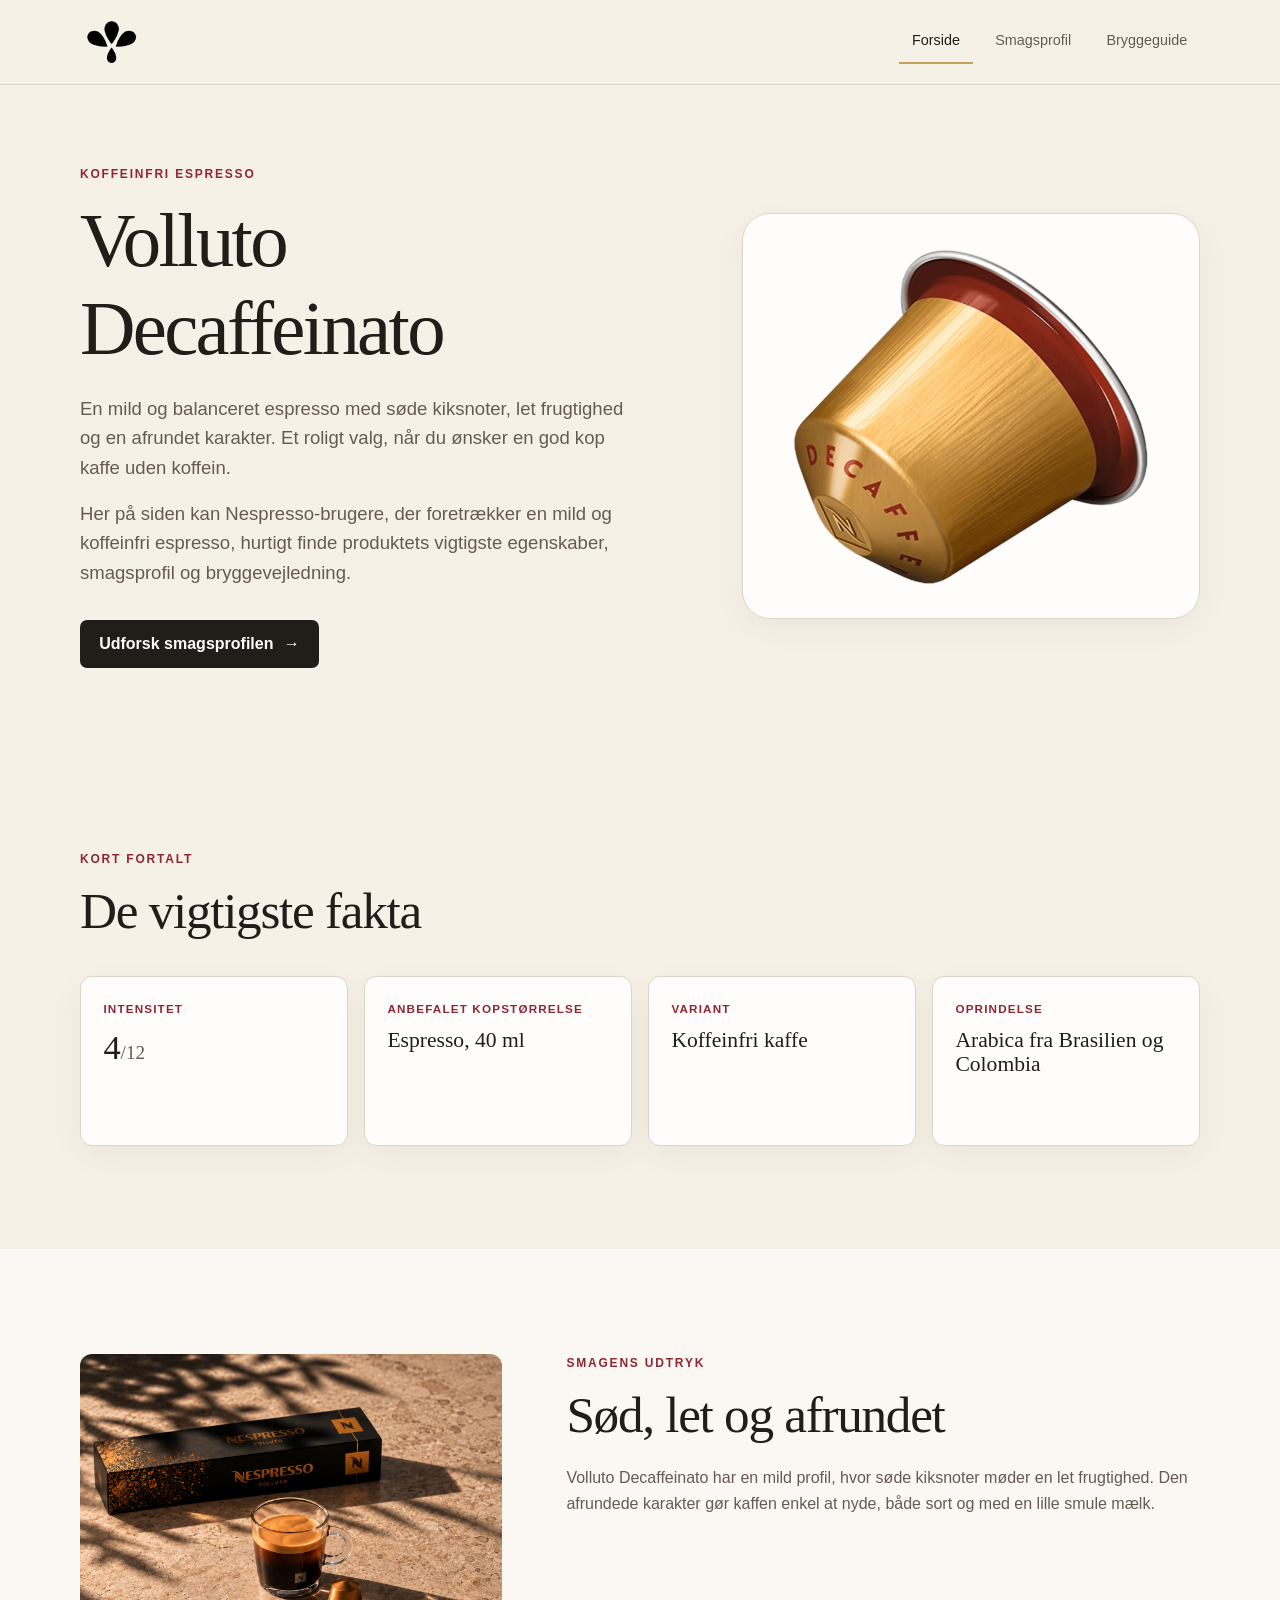
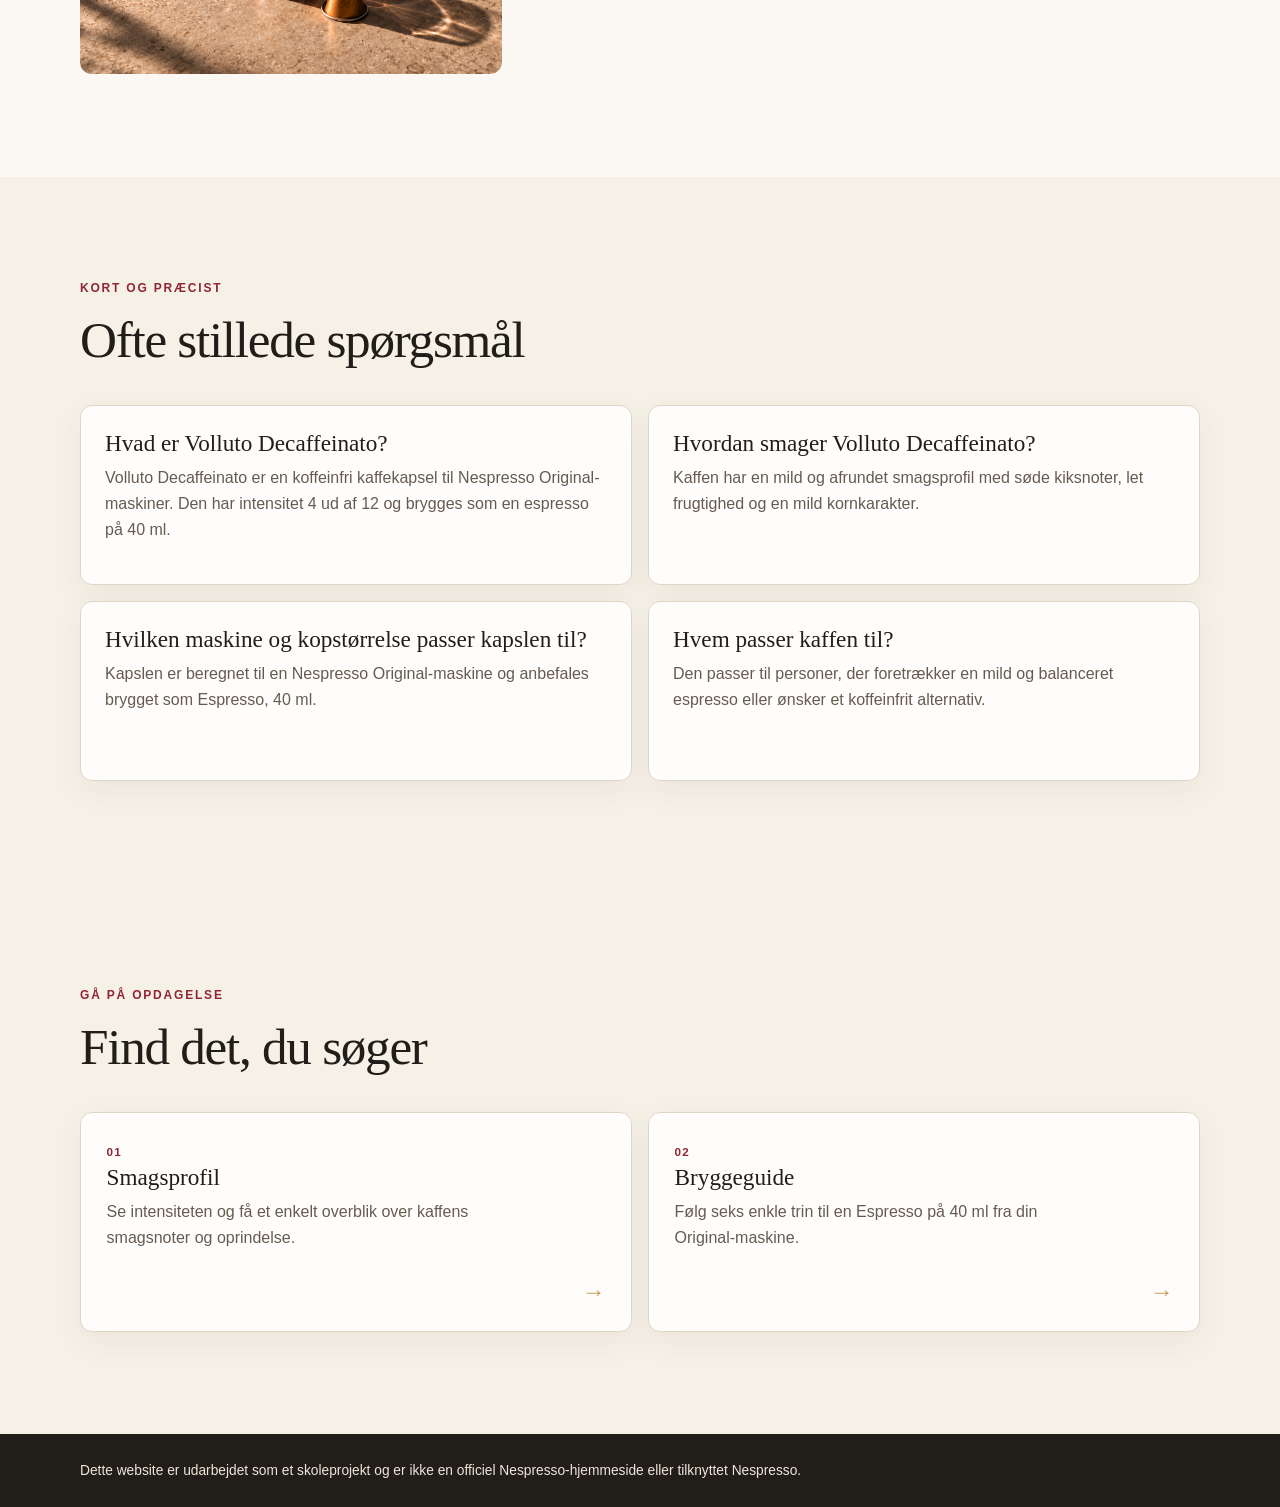
<file: index.html>
<!doctype html>
<html lang="da">
<head>
  <meta charset="utf-8">
  <meta name="viewport" content="width=device-width, initial-scale=1">
  <meta name="description" content="En rolig produktpræsentation af Nespresso Volluto Decaffeinato med smagsprofil og bryggeguide.">
  <meta name="robots" content="index, follow">
  <!-- Open Graph-URL'er for den offentlige hjemmeside. -->
  <meta property="og:title" content="Volluto Decaffeinato | Forside">
  <meta property="og:type" content="website">
  <meta property="og:url" content="http://nespresso.dimalevchenko.dk/index.html">
  <meta property="og:image" content="http://nespresso.dimalevchenko.dk/assets/images/volluto-decaffeinato.png">
  <meta property="og:description" content="En rolig produktpræsentation af Nespresso Volluto Decaffeinato med smagsprofil og bryggeguide.">
  <meta property="og:locale" content="da_DK">
  <meta property="og:image:alt" content="Volluto Decaffeinato-kaffekapsel">
  <script type="application/ld+json">
    {
      "@context": "https://schema.org",
      "@graph": [
        {
          "@type": "Organization",
          "@id": "https://www.nespresso.com/dk/da#organization",
          "name": "Nespresso",
          "url": "https://www.nespresso.com/dk/da"
        },
        {
          "@type": "WebSite",
          "@id": "http://nespresso.dimalevchenko.dk/#website",
          "name": "Volluto Decaffeinato",
          "url": "http://nespresso.dimalevchenko.dk/",
          "inLanguage": "da-DK",
          "about": {
            "@id": "https://www.nespresso.com/dk/da#organization"
          }
        },
        {
          "@type": [
            "WebPage",
            "FAQPage"
          ],
          "@id": "http://nespresso.dimalevchenko.dk/index.html#webpage",
          "name": "Volluto Decaffeinato | Forside",
          "description": "En rolig produktpræsentation af Nespresso Volluto Decaffeinato med smagsprofil og bryggeguide.",
          "url": "http://nespresso.dimalevchenko.dk/index.html",
          "inLanguage": "da-DK",
          "isPartOf": {
            "@id": "http://nespresso.dimalevchenko.dk/#website"
          },
          "about": {
            "@id": "https://www.nespresso.com/dk/da#organization"
          },
          "mainEntity": [
            {
              "@type": "Question",
              "name": "Hvad er Volluto Decaffeinato?",
              "acceptedAnswer": {
                "@type": "Answer",
                "text": "Volluto Decaffeinato er en koffeinfri kaffekapsel til Nespresso Original-maskiner. Den har intensitet 4 ud af 12 og brygges som en espresso på 40 ml."
              }
            },
            {
              "@type": "Question",
              "name": "Hvordan smager Volluto Decaffeinato?",
              "acceptedAnswer": {
                "@type": "Answer",
                "text": "Kaffen har en mild og afrundet smagsprofil med søde kiksnoter, let frugtighed og en mild kornkarakter."
              }
            },
            {
              "@type": "Question",
              "name": "Hvilken maskine og kopstørrelse passer kapslen til?",
              "acceptedAnswer": {
                "@type": "Answer",
                "text": "Kapslen er beregnet til en Nespresso Original-maskine og anbefales brygget som Espresso, 40 ml."
              }
            },
            {
              "@type": "Question",
              "name": "Hvem passer kaffen til?",
              "acceptedAnswer": {
                "@type": "Answer",
                "text": "Den passer til personer, der foretrækker en mild og balanceret espresso eller ønsker et koffeinfrit alternativ."
              }
            }
          ]
        }
      ]
    }
  </script>
  <title>Volluto Decaffeinato | Forside</title>
  <link rel="stylesheet" href="assets/css/styles.css">
</head>
<body>
  <header class="site-header">
    <div class="container header-inner">
      <a class="site-name" href="index.html"><img class="brand-logo" src="assets/images/logo-volluto.png" alt="Volluto Decaffeinato – gå til forsiden"></a>
      <nav aria-label="Hovednavigation">
        <ul class="nav-list">
          <li><a href="index.html" aria-current="page">Forside</a></li>
          <li><a href="flavor-profile.html">Smagsprofil</a></li>
          <li><a href="brewing-guide.html">Bryggeguide</a></li>
        </ul>
      </nav>
    </div>
  </header>

  <main>
    <section class="hero container" aria-labelledby="hero-title">
      <div class="hero-copy">
        <p class="eyebrow">Koffeinfri espresso</p>
        <h1 id="hero-title">Volluto Decaffeinato</h1>
        <p class="hero-intro">En mild og balanceret espresso med søde kiksnoter, let frugtighed og en afrundet karakter. Et roligt valg, når du ønsker en god kop kaffe uden koffein.</p>
        <p class="hero-audience">Her på siden kan Nespresso-brugere, der foretrækker en mild og koffeinfri espresso, hurtigt finde produktets vigtigste egenskaber, smagsprofil og bryggevejledning.</p>
        <a class="button-link" href="flavor-profile.html">Udforsk smagsprofilen <span aria-hidden="true">→</span></a>
      </div>
      <div class="product-visual">
        <img src="assets/images/volluto-decaffeinato.png" alt="Gylden Volluto Decaffeinato-kaffekapsel." width="1200" height="1200">
      </div>
    </section>

    <section class="section container" aria-labelledby="facts-title">
      <div class="section-heading"><p class="eyebrow">Kort fortalt</p><h2 id="facts-title">De vigtigste fakta</h2></div>
      <div class="card-grid facts-grid">
        <div class="card fact-card"><p class="card-label">Intensitet</p><p class="fact-value">4<span>/12</span></p></div>
        <div class="card fact-card"><p class="card-label">Anbefalet kopstørrelse</p><p class="fact-value fact-text">Espresso, 40 ml</p></div>
        <div class="card fact-card"><p class="card-label">Variant</p><p class="fact-value fact-text">Koffeinfri kaffe</p></div>
        <div class="card fact-card"><p class="card-label">Oprindelse</p><p class="fact-value fact-text">Arabica fra Brasilien og Colombia</p></div>
      </div>
    </section>

    <section class="section section-tinted" aria-labelledby="taste-title">
      <div class="container feature-section two-column">
        <div class="feature-media">
          <img src="assets/images/sweet-rounded.png" alt="Volluto Decaffeinato serveret med kaffekapsel og emballage." width="1536" height="1024" loading="lazy" decoding="async">
        </div>
        <div>
          <p class="eyebrow">Smagens udtryk</p>
          <h2 id="taste-title">Sød, let og afrundet</h2>
          <p>Volluto Decaffeinato har en mild profil, hvor søde kiksnoter møder en let frugtighed. Den afrundede karakter gør kaffen enkel at nyde, både sort og med en lille smule mælk.</p>
        </div>
      </div>
    </section>

    <section class="section container" aria-labelledby="faq-title">
      <div class="section-heading"><p class="eyebrow">Kort og præcist</p><h2 id="faq-title">Ofte stillede spørgsmål</h2></div>
      <div class="card-grid faq-grid">
        <article class="card faq-card"><h3>Hvad er Volluto Decaffeinato?</h3><p>Volluto Decaffeinato er en koffeinfri kaffekapsel til Nespresso Original-maskiner. Den har intensitet 4 ud af 12 og brygges som en espresso på 40 ml.</p></article>
        <article class="card faq-card"><h3>Hvordan smager Volluto Decaffeinato?</h3><p>Kaffen har en mild og afrundet smagsprofil med søde kiksnoter, let frugtighed og en mild kornkarakter.</p></article>
        <article class="card faq-card"><h3>Hvilken maskine og kopstørrelse passer kapslen til?</h3><p>Kapslen er beregnet til en Nespresso Original-maskine og anbefales brygget som Espresso, 40 ml.</p></article>
        <article class="card faq-card"><h3>Hvem passer kaffen til?</h3><p>Den passer til personer, der foretrækker en mild og balanceret espresso eller ønsker et koffeinfrit alternativ.</p></article>
      </div>
    </section>

    <section class="section container" aria-labelledby="explore-title">
      <div class="section-heading"><p class="eyebrow">Gå på opdagelse</p><h2 id="explore-title">Find det, du søger</h2></div>
      <div class="card-grid link-grid">
        <a class="card navigation-card" href="flavor-profile.html"><span class="card-label">01</span><h3>Smagsprofil</h3><p>Se intensiteten og få et enkelt overblik over kaffens smagsnoter og oprindelse.</p><span class="card-arrow" aria-hidden="true">→</span></a>
        <a class="card navigation-card" href="brewing-guide.html"><span class="card-label">02</span><h3>Bryggeguide</h3><p>Følg seks enkle trin til en Espresso på 40 ml fra din Original-maskine.</p><span class="card-arrow" aria-hidden="true">→</span></a>
      </div>
    </section>
  </main>

  <footer class="site-footer"><div class="container"><p>Dette website er udarbejdet som et skoleprojekt og er ikke en officiel Nespresso-hjemmeside eller tilknyttet Nespresso.</p></div></footer>
</body>
</html>
</file>
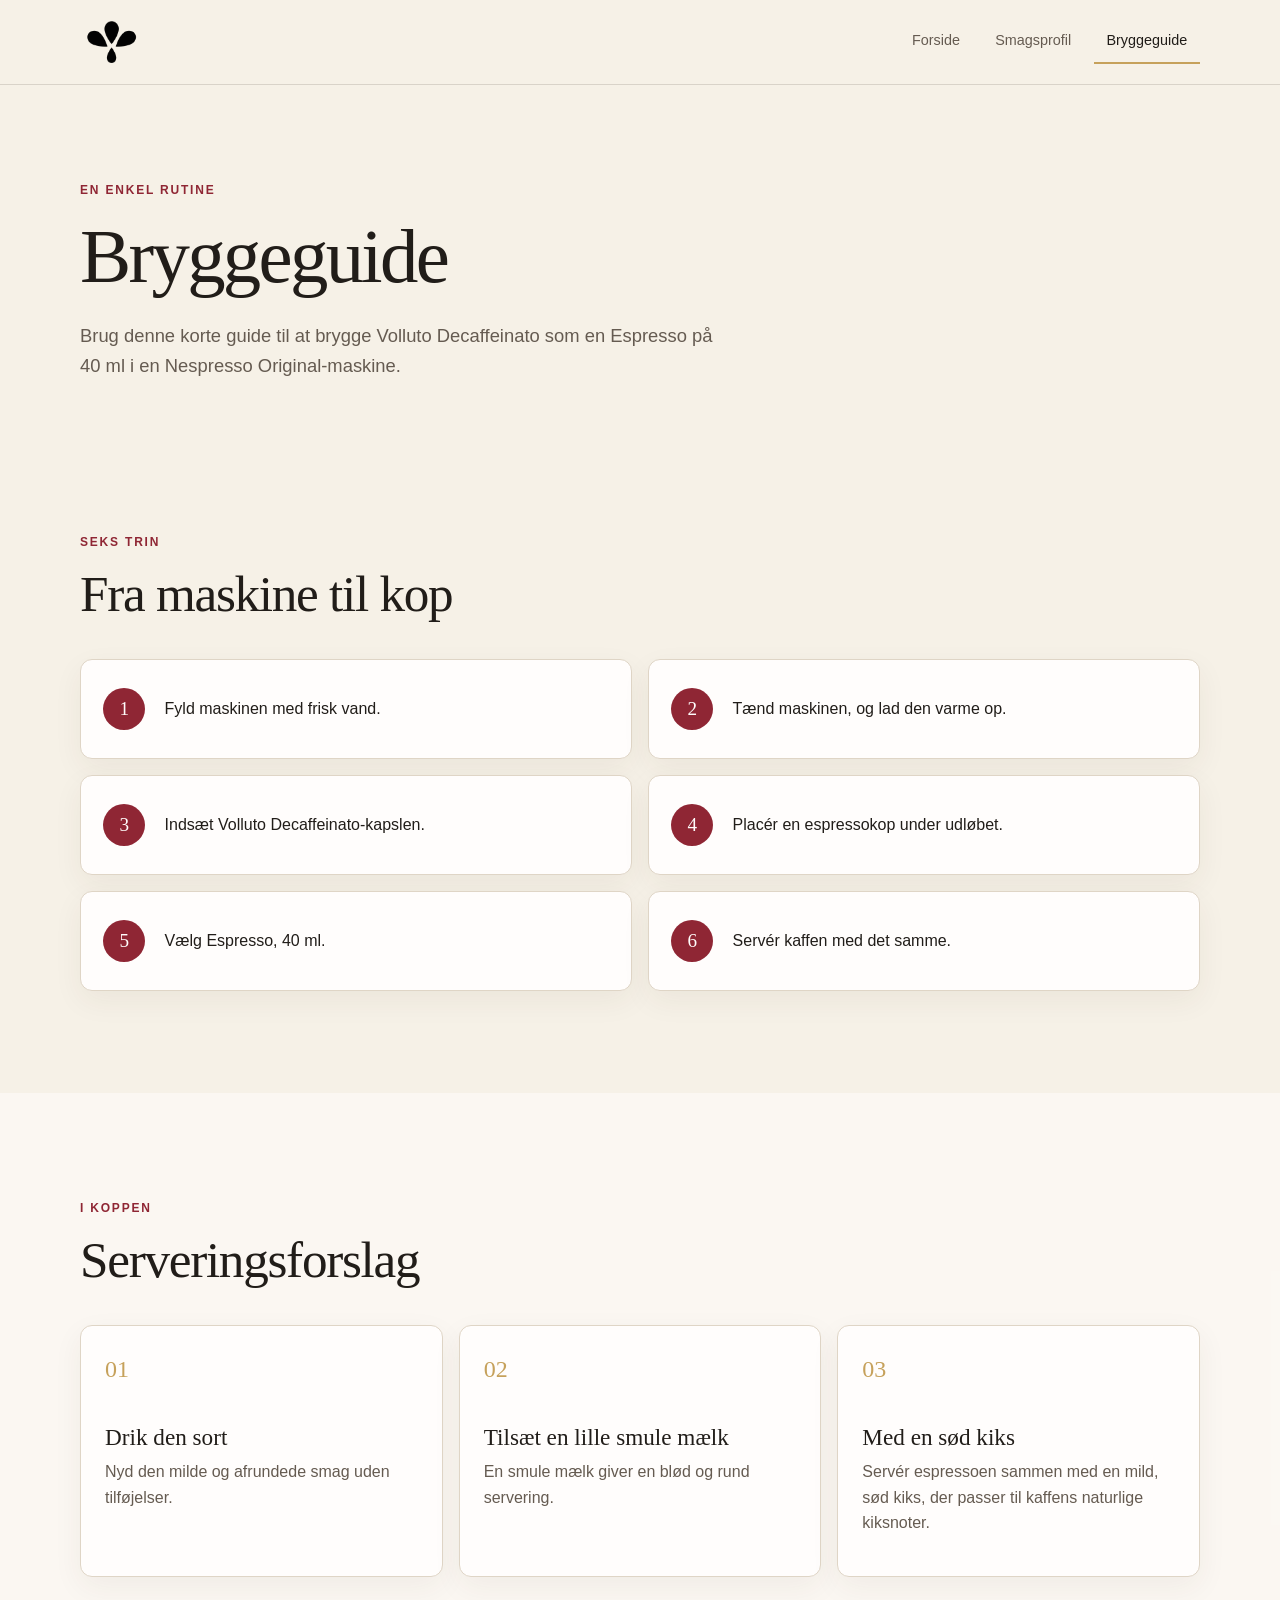
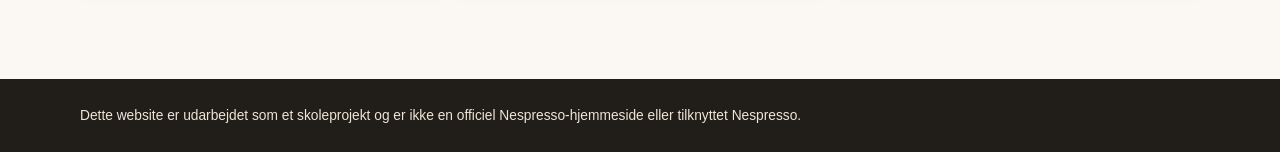
<file: brewing-guide.html>
<!doctype html>
<html lang="da">
<head>
  <meta charset="utf-8">
  <meta name="viewport" content="width=device-width, initial-scale=1">
  <meta name="description" content="Følg en enkel trin-for-trin-guide til at brygge Volluto Decaffeinato som Espresso.">
  <meta name="robots" content="index, follow">
  <!-- Open Graph-URL'er for den offentlige hjemmeside. -->
  <meta property="og:title" content="Volluto Decaffeinato | Bryggeguide">
  <meta property="og:type" content="website">
  <meta property="og:url" content="http://nespresso.dimalevchenko.dk/brewing-guide.html">
  <meta property="og:image" content="http://nespresso.dimalevchenko.dk/assets/images/volluto-decaffeinato.png">
  <meta property="og:description" content="Følg en enkel trin-for-trin-guide til at brygge Volluto Decaffeinato som Espresso.">
  <meta property="og:locale" content="da_DK">
  <meta property="og:image:alt" content="Volluto Decaffeinato-kaffekapsel">
  <script type="application/ld+json">
    {
      "@context": "https://schema.org",
      "@graph": [
        {
          "@type": "Organization",
          "@id": "https://www.nespresso.com/dk/da#organization",
          "name": "Nespresso",
          "url": "https://www.nespresso.com/dk/da"
        },
        {
          "@type": "WebSite",
          "@id": "http://nespresso.dimalevchenko.dk/#website",
          "name": "Volluto Decaffeinato",
          "url": "http://nespresso.dimalevchenko.dk/",
          "inLanguage": "da-DK",
          "about": {
            "@id": "https://www.nespresso.com/dk/da#organization"
          }
        },
        {
          "@type": [
            "WebPage",
            "HowTo"
          ],
          "@id": "http://nespresso.dimalevchenko.dk/brewing-guide.html#webpage",
          "name": "Volluto Decaffeinato | Bryggeguide",
          "description": "Følg en enkel trin-for-trin-guide til at brygge Volluto Decaffeinato som Espresso.",
          "url": "http://nespresso.dimalevchenko.dk/brewing-guide.html",
          "inLanguage": "da-DK",
          "isPartOf": {
            "@id": "http://nespresso.dimalevchenko.dk/#website"
          },
          "about": {
            "@id": "https://www.nespresso.com/dk/da#organization"
          },
          "step": [
            {
              "@type": "HowToStep",
              "position": 1,
              "text": "Fyld maskinen med frisk vand."
            },
            {
              "@type": "HowToStep",
              "position": 2,
              "text": "Tænd maskinen, og lad den varme op."
            },
            {
              "@type": "HowToStep",
              "position": 3,
              "text": "Indsæt Volluto Decaffeinato-kapslen."
            },
            {
              "@type": "HowToStep",
              "position": 4,
              "text": "Placér en espressokop under udløbet."
            },
            {
              "@type": "HowToStep",
              "position": 5,
              "text": "Vælg Espresso, 40 ml."
            },
            {
              "@type": "HowToStep",
              "position": 6,
              "text": "Servér kaffen med det samme."
            }
          ]
        }
      ]
    }
  </script>
  <title>Volluto Decaffeinato | Bryggeguide</title>
  <link rel="stylesheet" href="assets/css/styles.css">
</head>
<body>
  <header class="site-header"><div class="container header-inner"><a class="site-name" href="index.html"><img class="brand-logo" src="assets/images/logo-volluto.png" alt="Volluto Decaffeinato – gå til forsiden"></a><nav aria-label="Hovednavigation"><ul class="nav-list"><li><a href="index.html">Forside</a></li><li><a href="flavor-profile.html">Smagsprofil</a></li><li><a href="brewing-guide.html" aria-current="page">Bryggeguide</a></li></ul></nav></div></header>
  <main>
    <section class="page-intro container"><p class="eyebrow">En enkel rutine</p><h1>Bryggeguide</h1><p>Brug denne korte guide til at brygge Volluto Decaffeinato som en Espresso på 40 ml i en Nespresso Original-maskine.</p></section>
    <section class="section container" aria-labelledby="steps-title"><div class="section-heading"><p class="eyebrow">Seks trin</p><h2 id="steps-title">Fra maskine til kop</h2></div><ol class="steps-list"><li class="card step-card"><span class="step-number">1</span><p>Fyld maskinen med frisk vand.</p></li><li class="card step-card"><span class="step-number">2</span><p>Tænd maskinen, og lad den varme op.</p></li><li class="card step-card"><span class="step-number">3</span><p>Indsæt Volluto Decaffeinato-kapslen.</p></li><li class="card step-card"><span class="step-number">4</span><p>Placér en espressokop under udløbet.</p></li><li class="card step-card"><span class="step-number">5</span><p>Vælg Espresso, 40 ml.</p></li><li class="card step-card"><span class="step-number">6</span><p>Servér kaffen med det samme.</p></li></ol></section>
    <section class="section section-tinted" aria-labelledby="serve-title"><div class="container"><div class="section-heading"><p class="eyebrow">I koppen</p><h2 id="serve-title">Serveringsforslag</h2></div><div class="card-grid serving-grid"><article class="card serving-card"><span class="serving-mark">01</span><h3>Drik den sort</h3><p>Nyd den milde og afrundede smag uden tilføjelser.</p></article><article class="card serving-card"><span class="serving-mark">02</span><h3>Tilsæt en lille smule mælk</h3><p>En smule mælk giver en blød og rund servering.</p></article><article class="card serving-card"><span class="serving-mark">03</span><h3>Med en sød kiks</h3><p>Servér espressoen sammen med en mild, sød kiks, der passer til kaffens naturlige kiksnoter.</p></article></div></div></section>
  </main>
  <footer class="site-footer"><div class="container"><p>Dette website er udarbejdet som et skoleprojekt og er ikke en officiel Nespresso-hjemmeside eller tilknyttet Nespresso.</p></div></footer>
</body>
</html>
</file>
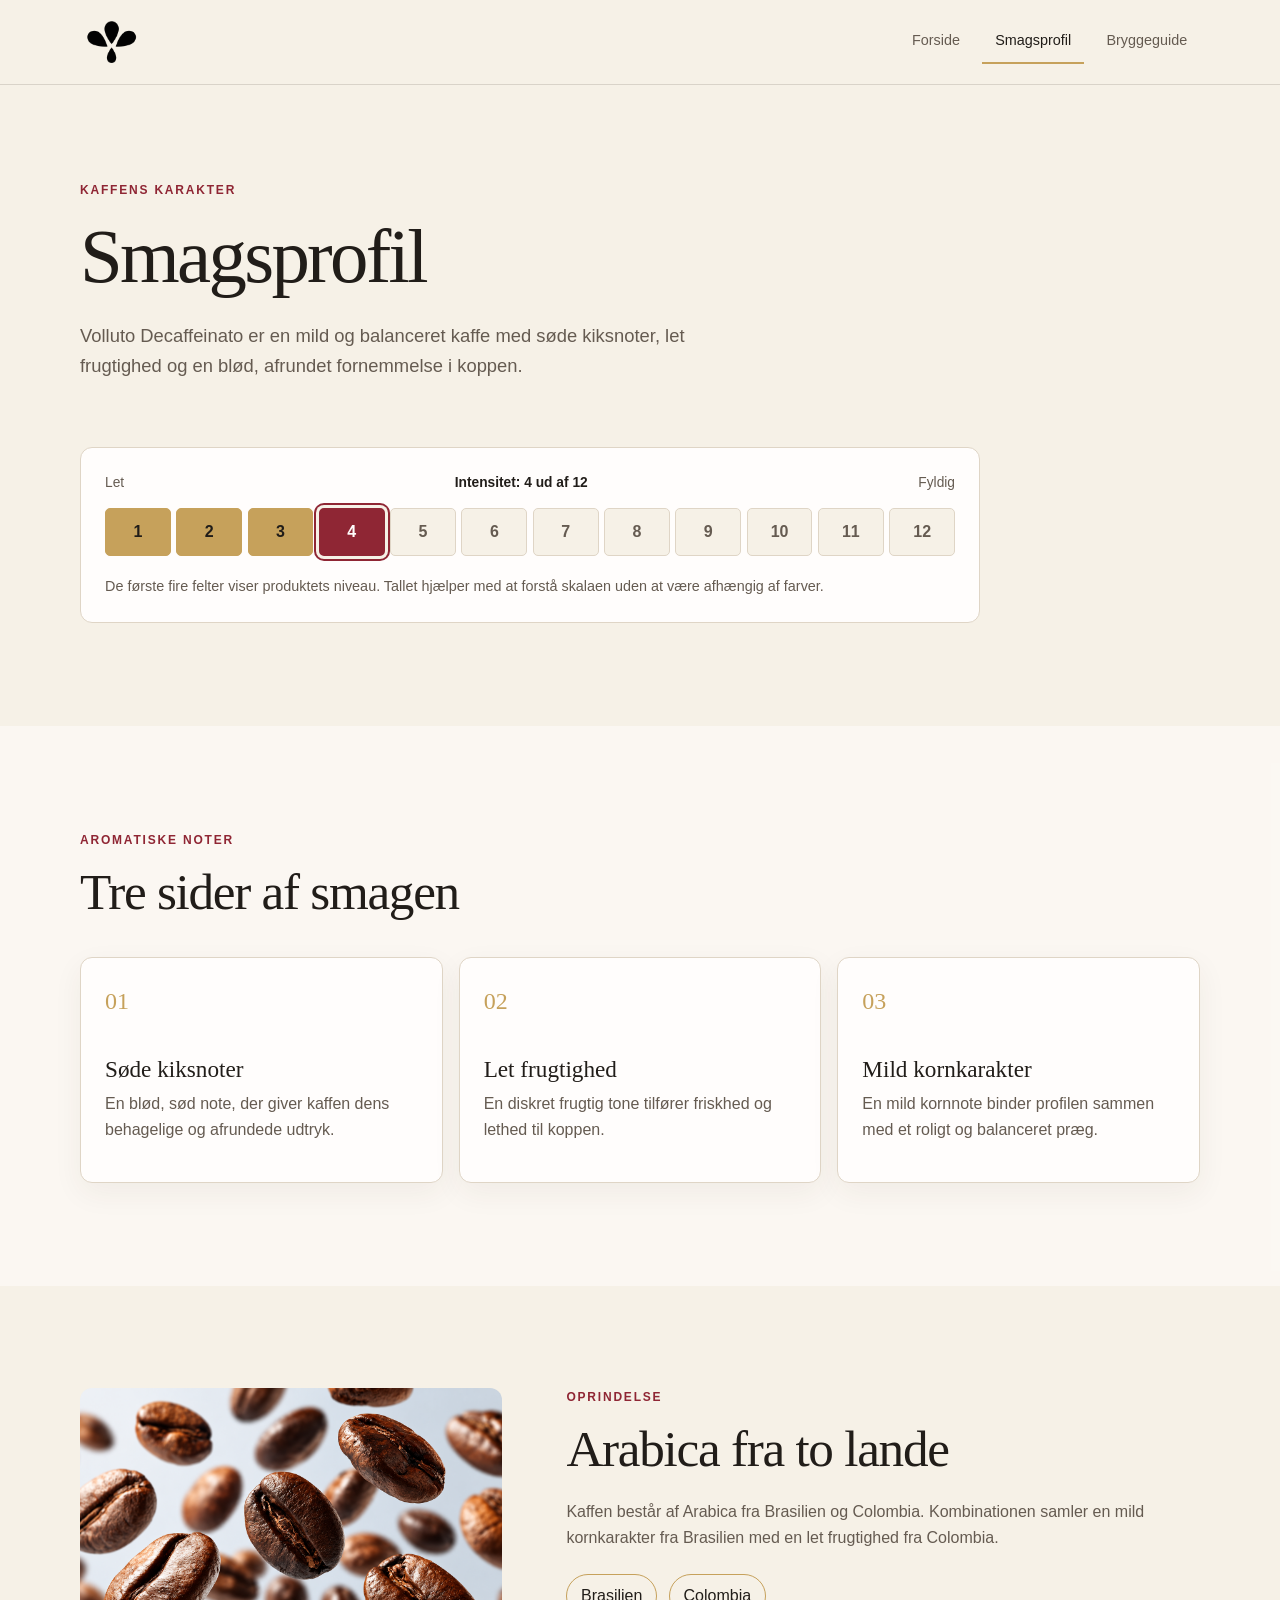
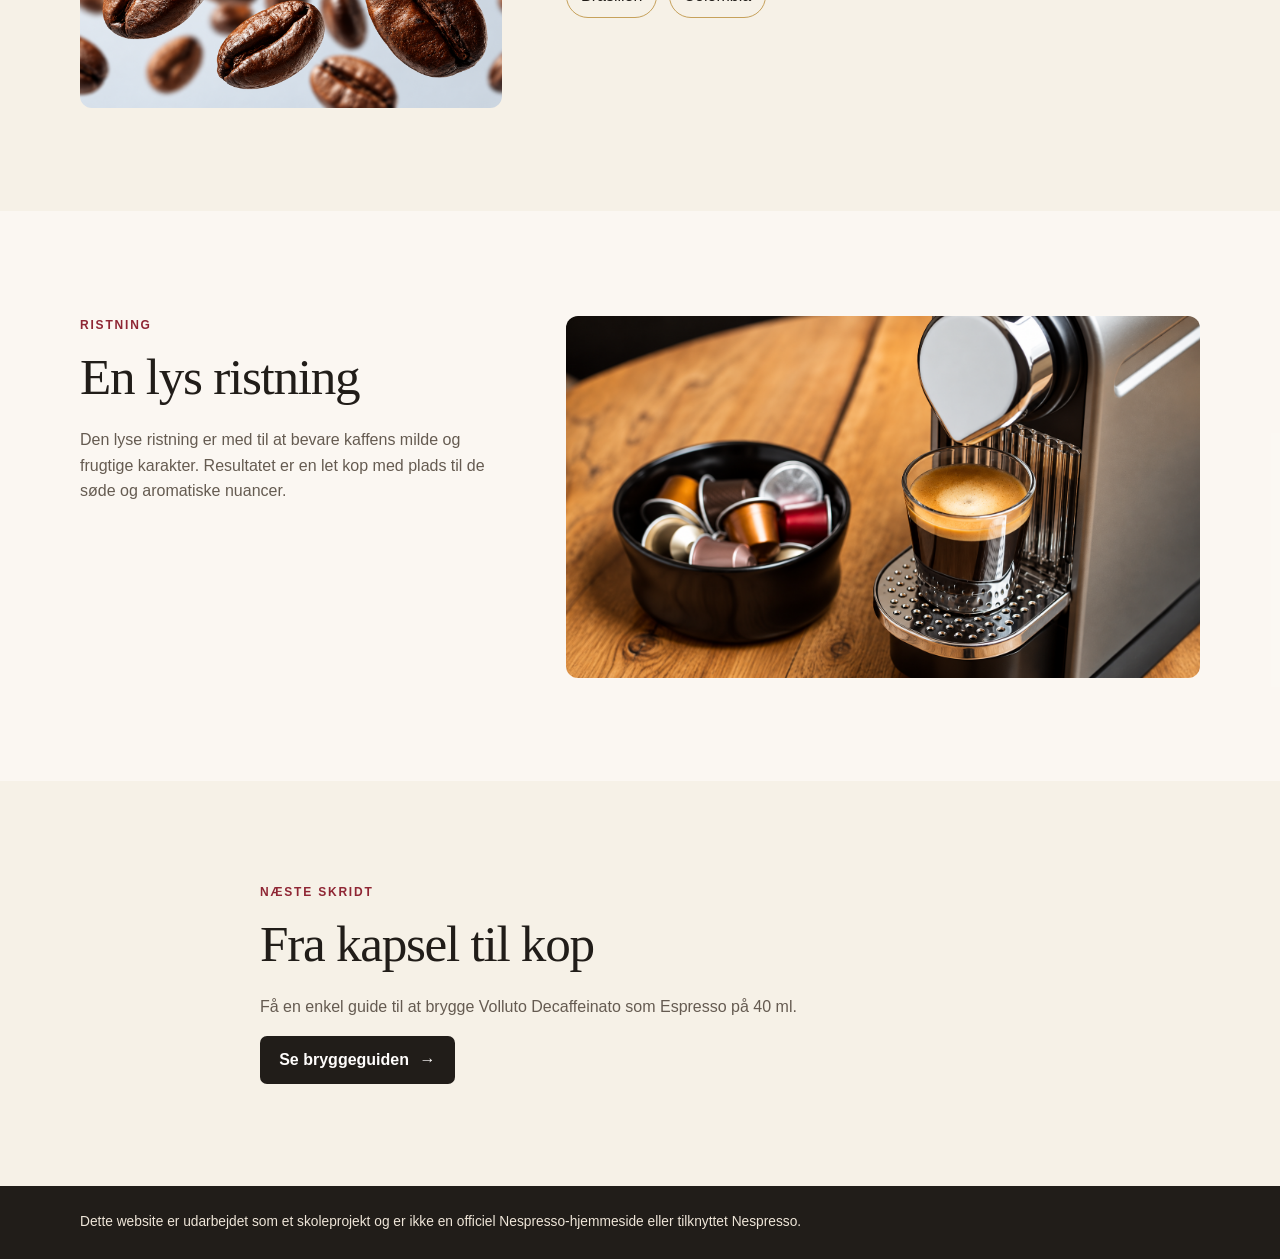
<file: flavor-profile.html>
<!doctype html>
<html lang="da">
<head>
  <meta charset="utf-8">
  <meta name="viewport" content="width=device-width, initial-scale=1">
  <meta name="description" content="Udforsk Volluto Decaffeinatos milde smagsprofil, intensitet og oprindelse.">
  <meta name="robots" content="index, follow">
  <!-- Open Graph-URL'er for den offentlige hjemmeside. -->
  <meta property="og:title" content="Volluto Decaffeinato | Smagsprofil">
  <meta property="og:type" content="website">
  <meta property="og:url" content="http://nespresso.dimalevchenko.dk/flavor-profile.html">
  <meta property="og:image" content="http://nespresso.dimalevchenko.dk/assets/images/volluto-decaffeinato.png">
  <meta property="og:description" content="Udforsk Volluto Decaffeinatos milde smagsprofil, intensitet og oprindelse.">
  <meta property="og:locale" content="da_DK">
  <meta property="og:image:alt" content="Volluto Decaffeinato-kaffekapsel">
  <script type="application/ld+json">
    {
      "@context": "https://schema.org",
      "@graph": [
        {
          "@type": "Organization",
          "@id": "https://www.nespresso.com/dk/da#organization",
          "name": "Nespresso",
          "url": "https://www.nespresso.com/dk/da"
        },
        {
          "@type": "WebSite",
          "@id": "http://nespresso.dimalevchenko.dk/#website",
          "name": "Volluto Decaffeinato",
          "url": "http://nespresso.dimalevchenko.dk/",
          "inLanguage": "da-DK",
          "about": {
            "@id": "https://www.nespresso.com/dk/da#organization"
          }
        },
        {
          "@type": "WebPage",
          "@id": "http://nespresso.dimalevchenko.dk/flavor-profile.html#webpage",
          "name": "Volluto Decaffeinato | Smagsprofil",
          "description": "Udforsk Volluto Decaffeinatos milde smagsprofil, intensitet og oprindelse.",
          "url": "http://nespresso.dimalevchenko.dk/flavor-profile.html",
          "inLanguage": "da-DK",
          "isPartOf": {
            "@id": "http://nespresso.dimalevchenko.dk/#website"
          },
          "about": {
            "@id": "https://www.nespresso.com/dk/da#organization"
          }
        }
      ]
    }
  </script>
  <title>Volluto Decaffeinato | Smagsprofil</title>
  <link rel="stylesheet" href="assets/css/styles.css">
</head>
<body>
  <header class="site-header"><div class="container header-inner"><a class="site-name" href="index.html"><img class="brand-logo" src="assets/images/logo-volluto.png" alt="Volluto Decaffeinato – gå til forsiden"></a><nav aria-label="Hovednavigation"><ul class="nav-list"><li><a href="index.html">Forside</a></li><li><a href="flavor-profile.html" aria-current="page">Smagsprofil</a></li><li><a href="brewing-guide.html">Bryggeguide</a></li></ul></nav></div></header>
  <main>
    <section class="page-intro container"><p class="eyebrow">Kaffens karakter</p><h1>Smagsprofil</h1><p>Volluto Decaffeinato er en mild og balanceret kaffe med søde kiksnoter, let frugtighed og en blød, afrundet fornemmelse i koppen.</p></section>
    <section class="section container intensity-section" aria-labelledby="intensity-title">
      <h2 id="intensity-title" class="visually-hidden">Intensitet</h2>
      <div class="intensity-panel">
        <div class="scale-label"><span>Let</span><strong>Intensitet: 4 ud af 12</strong><span>Fyldig</span></div>
        <div class="intensity-scale" role="img" aria-label="En skala fra 1 til 12, hvor niveau 4 er markeret som aktuelt niveau">
          <span class="segment filled">1</span><span class="segment filled">2</span><span class="segment filled">3</span><span class="segment filled current">4</span><span class="segment">5</span><span class="segment">6</span><span class="segment">7</span><span class="segment">8</span><span class="segment">9</span><span class="segment">10</span><span class="segment">11</span><span class="segment">12</span>
        </div>
        <p class="scale-note">De første fire felter viser produktets niveau. Tallet hjælper med at forstå skalaen uden at være afhængig af farver.</p>
      </div>
    </section>
    <section class="section section-tinted" aria-labelledby="notes-title"><div class="container"><div class="section-heading"><p class="eyebrow">Aromatiske noter</p><h2 id="notes-title">Tre sider af smagen</h2></div><div class="card-grid notes-grid"><article class="card note-card"><span class="note-number">01</span><h3>Søde kiksnoter</h3><p>En blød, sød note, der giver kaffen dens behagelige og afrundede udtryk.</p></article><article class="card note-card"><span class="note-number">02</span><h3>Let frugtighed</h3><p>En diskret frugtig tone tilfører friskhed og lethed til koppen.</p></article><article class="card note-card"><span class="note-number">03</span><h3>Mild kornkarakter</h3><p>En mild kornnote binder profilen sammen med et roligt og balanceret præg.</p></article></div></div></section>
    <section class="section container feature-section two-column"><div class="feature-media"><img src="assets/images/arabica-origin.png" alt="Ristede Arabica-kaffebønner." width="1536" height="1024" loading="lazy" decoding="async"></div><div><p class="eyebrow">Oprindelse</p><h2>Arabica fra to lande</h2><p>Kaffen består af Arabica fra Brasilien og Colombia. Kombinationen samler en mild kornkarakter fra Brasilien med en let frugtighed fra Colombia.</p><ul class="origin-list" aria-label="Kaffens oprindelseslande"><li>Brasilien</li><li>Colombia</li></ul></div></section>
    <section class="section section-tinted"><div class="container feature-section two-column"><div><p class="eyebrow">Ristning</p><h2>En lys ristning</h2><p>Den lyse ristning er med til at bevare kaffens milde og frugtige karakter. Resultatet er en let kop med plads til de søde og aromatiske nuancer.</p></div><div class="feature-media"><img src="assets/images/light-roast.png" alt="Espresso brygges i en Nespresso-maskine." width="1659" height="948" loading="lazy" decoding="async"></div></div></section>
    <section class="section container next-step"><p class="eyebrow">Næste skridt</p><h2>Fra kapsel til kop</h2><p>Få en enkel guide til at brygge Volluto Decaffeinato som Espresso på 40 ml.</p><a class="button-link" href="brewing-guide.html">Se bryggeguiden <span aria-hidden="true">→</span></a></section>
  </main>
  <footer class="site-footer"><div class="container"><p>Dette website er udarbejdet som et skoleprojekt og er ikke en officiel Nespresso-hjemmeside eller tilknyttet Nespresso.</p></div></footer>
</body>
</html>
</file>
<file: assets/css/styles.css>
:root {
  --cream: #f6f1e7;
  --card: #fffdfc;
  --ink: #211d19;
  --muted: #655b51;
  --gold: #c6a15b;
  --red: #8f2634;
  --line: #dfd5c6;
  --container: 1120px;
  --space-section: clamp(4rem, 8vw, 7rem);
  --radius: 12px;
  --shadow: 0 10px 30px rgba(66, 47, 28, .06);
}

* { box-sizing: border-box; }
html { scroll-behavior: smooth; }
body { margin: 0; background: var(--cream); color: var(--ink); font-family: Arial, Helvetica, sans-serif; font-size: 16px; line-height: 1.6; }
h1, h2, h3, p { margin-top: 0; }
h1, h2, h3 { font-family: Georgia, serif; font-weight: 400; line-height: 1.15; }
h1 { max-width: 720px; margin-bottom: 1.25rem; font-size: clamp(2.5rem, 6vw, 5rem); letter-spacing: -.035em; }
h2 { margin-bottom: 1.25rem; font-size: clamp(2rem, 4vw, 3.25rem); letter-spacing: -.025em; }
h3 { margin-bottom: .55rem; font-size: 1.45rem; }
p { color: var(--muted); }
a { color: inherit; }
a:focus-visible { outline: 3px solid var(--red); outline-offset: 4px; border-radius: 4px; }
.visually-hidden { position: absolute; width: 1px; height: 1px; padding: 0; margin: -1px; overflow: hidden; clip: rect(0, 0, 0, 0); white-space: nowrap; border: 0; }
.container { width: min(var(--container), calc(100% - 3rem)); margin-inline: auto; }
.narrow-content { max-width: 760px; }
.site-header { border-bottom: 1px solid rgba(101, 91, 81, .2); }
.header-inner { display: flex; align-items: center; justify-content: space-between; gap: 2rem; min-height: 84px; }
.site-name { display: inline-flex; align-items: center; min-height: 44px; color: var(--ink); text-decoration: none; }
.brand-logo { display: block; width: auto; height: 42px; max-width: min(240px, 55vw); }
.nav-list { display: flex; flex-wrap: wrap; justify-content: flex-end; gap: .35rem .6rem; margin: 0; padding: 0; list-style: none; }
.nav-list a { display: inline-flex; align-items: center; min-height: 44px; padding: .45rem .8rem; color: var(--muted); font-size: .9rem; text-decoration: none; border-bottom: 2px solid transparent; }
.nav-list a:hover, .nav-list a[aria-current="page"] { color: var(--ink); border-bottom-color: var(--gold); }
.hero { display: grid; grid-template-columns: minmax(0, 1fr) minmax(280px, .82fr); align-items: center; gap: clamp(3rem, 8vw, 8rem); min-height: 590px; padding-top: 5rem; padding-bottom: 5rem; }
.eyebrow { margin-bottom: .8rem; color: var(--red); font-size: .75rem; font-weight: 700; letter-spacing: .15em; text-transform: uppercase; }
.hero-intro { max-width: 580px; margin-bottom: 1rem; font-size: 1.16rem; }
.hero-audience { max-width: 580px; margin-bottom: 2rem; font-size: 1.16rem; }
.button-link { display: inline-flex; align-items: center; gap: .65rem; min-height: 48px; padding: .7rem 1.2rem; color: var(--card); background: var(--ink); border-radius: 7px; font-weight: 700; text-decoration: none; transition: background-color .2s ease, transform .2s ease; }
.button-link:hover { background: var(--red); transform: translateY(-2px); }
.product-visual { display: grid; place-items: center; min-height: 380px; padding: 2rem; background: var(--card); border: 1px solid var(--line); border-radius: 28px; box-shadow: var(--shadow); }
.product-visual img { display: block; width: 100%; max-width: 360px; height: 340px; }
.section { padding-block: var(--space-section); }
.section-tinted { background: rgba(255, 253, 252, .55); }
.section-heading { margin-bottom: 2.2rem; }
.card-grid { display: grid; gap: 1rem; }
.facts-grid { grid-template-columns: repeat(4, 1fr); }
.card { background: var(--card); border: 1px solid var(--line); border-radius: var(--radius); box-shadow: var(--shadow); }
.fact-card { min-height: 170px; padding: 1.4rem; }
.card-label { margin-bottom: .7rem; color: var(--red); font-size: .73rem; font-weight: 700; letter-spacing: .1em; text-transform: uppercase; }
.fact-value { margin: 0; color: var(--ink); font-family: Georgia, serif; font-size: 2.15rem; line-height: 1.1; }
.fact-value span { color: var(--muted); font-size: 1.2rem; }
.fact-text { font-size: 1.35rem; }
.section-tinted > .narrow-content, .section-tinted > .container { padding-top: .2rem; }
.feature-section { min-height: 320px; }
.feature-media { min-height: 320px; height: 100%; overflow: hidden; border-radius: var(--radius); }
.feature-media img { display: block; width: 100%; height: 100%; object-fit: cover; object-position: center; }
.link-grid { grid-template-columns: repeat(2, 1fr); }
.faq-grid { grid-template-columns: repeat(2, 1fr); }
.faq-card { min-height: 180px; padding: 1.5rem; }
.faq-card p { margin-bottom: 0; }
.navigation-card { position: relative; min-height: 220px; padding: 1.6rem; text-decoration: none; transition: transform .2s ease, border-color .2s ease; }
.navigation-card:hover { border-color: var(--gold); transform: translateY(-3px); }
.navigation-card p { max-width: 410px; margin-bottom: 0; }
.card-arrow { position: absolute; right: 1.6rem; bottom: 1.2rem; color: var(--gold); font-size: 1.5rem; }
.page-intro { padding-top: 6rem; padding-bottom: 2rem; }
.page-intro > p:last-child { max-width: 650px; font-size: 1.15rem; }
.intensity-section { padding-top: 1rem; }
.intensity-panel { max-width: 900px; padding: 1.5rem; background: var(--card); border: 1px solid var(--line); border-radius: var(--radius); }
.scale-label { display: flex; justify-content: space-between; gap: 1rem; margin-bottom: .9rem; color: var(--muted); font-size: .86rem; }
.scale-label strong { color: var(--ink); }
.intensity-scale { display: grid; grid-template-columns: repeat(12, 1fr); gap: .35rem; }
.segment { display: grid; place-items: center; min-height: 48px; color: var(--muted); background: var(--cream); border: 1px solid var(--line); border-radius: 5px; font-weight: 700; }
.segment.filled { color: var(--ink); background: var(--gold); border-color: var(--gold); }
.segment.current { color: var(--card); background: var(--red); border: 3px solid var(--red); box-shadow: 0 0 0 3px var(--cream), 0 0 0 5px var(--red); }
.scale-note { margin: 1.2rem 0 0; font-size: .9rem; }
.notes-grid, .serving-grid { grid-template-columns: repeat(3, 1fr); }
.note-card, .serving-card { min-height: 225px; padding: 1.5rem; }
.note-number, .serving-mark { display: block; margin-bottom: 2.2rem; color: var(--gold); font-family: Georgia, serif; font-size: 1.5rem; }
.two-column { display: grid; grid-template-columns: .8fr 1.2fr; gap: 4rem; align-items: start; }
.origin-list { display: flex; flex-wrap: wrap; gap: .75rem; margin: 1.5rem 0 0; padding: 0; list-style: none; }
.origin-list li { padding: .5rem .85rem; color: var(--ink); border: 1px solid var(--gold); border-radius: 100px; }
.next-step { max-width: 760px; }
.steps-list { display: grid; grid-template-columns: repeat(2, 1fr); gap: 1rem; margin: 0; padding: 0; list-style: none; counter-reset: steps; }
.step-card { display: flex; align-items: center; gap: 1.2rem; min-height: 100px; padding: 1.2rem 1.4rem; }
.step-number { display: grid; flex: 0 0 42px; place-items: center; width: 42px; height: 42px; color: var(--card); background: var(--red); border-radius: 50%; font-family: Georgia, serif; font-size: 1.2rem; }
.step-card p { margin: 0; color: var(--ink); }
.serving-grid { grid-template-columns: repeat(3, 1fr); }
.serving-card { min-height: 200px; }
.site-footer { padding-block: 1.6rem; background: var(--ink); }
.site-footer p { margin: 0; color: #eee5d8; font-size: .86rem; }

@media (max-width: 850px) {
  .header-inner { align-items: flex-start; flex-direction: column; gap: .65rem; padding-block: 1.1rem; }
  .nav-list { justify-content: flex-start; }
  .hero { grid-template-columns: 1fr; min-height: auto; gap: 3rem; padding-top: 4rem; }
  .product-visual { order: 2; }
  .facts-grid { grid-template-columns: repeat(2, 1fr); }
  .two-column { gap: 2rem; }
}

@media (max-width: 560px) {
  .container { width: min(var(--container), calc(100% - 2rem)); }
  h1 { font-size: clamp(2.4rem, 13vw, 3.7rem); }
  .hero { padding-top: 3.5rem; padding-bottom: 3.5rem; }
  .product-visual { min-height: 300px; padding: 1rem; border-radius: 20px; }
  .product-visual img { height: 270px; }
  .feature-section { min-height: 0; }
  .feature-media { min-height: 260px; }
  .facts-grid, .link-grid, .faq-grid, .notes-grid, .two-column, .steps-list, .serving-grid { grid-template-columns: 1fr; }
  .fact-card { min-height: 145px; }
  .page-intro { padding-top: 4rem; }
  .intensity-panel { padding: 1rem; }
  .scale-label { align-items: flex-start; flex-direction: column; gap: .2rem; }
  .intensity-scale { gap: .15rem; }
  .segment { min-height: 42px; font-size: .8rem; }
  .segment.current { box-shadow: 0 0 0 2px var(--cream), 0 0 0 4px var(--red); }
  .note-card, .serving-card { min-height: 190px; }
}

@media (prefers-reduced-motion: reduce) {
  html { scroll-behavior: auto; }
  *, *::before, *::after { transition-duration: .01ms !important; }
}
</file>
